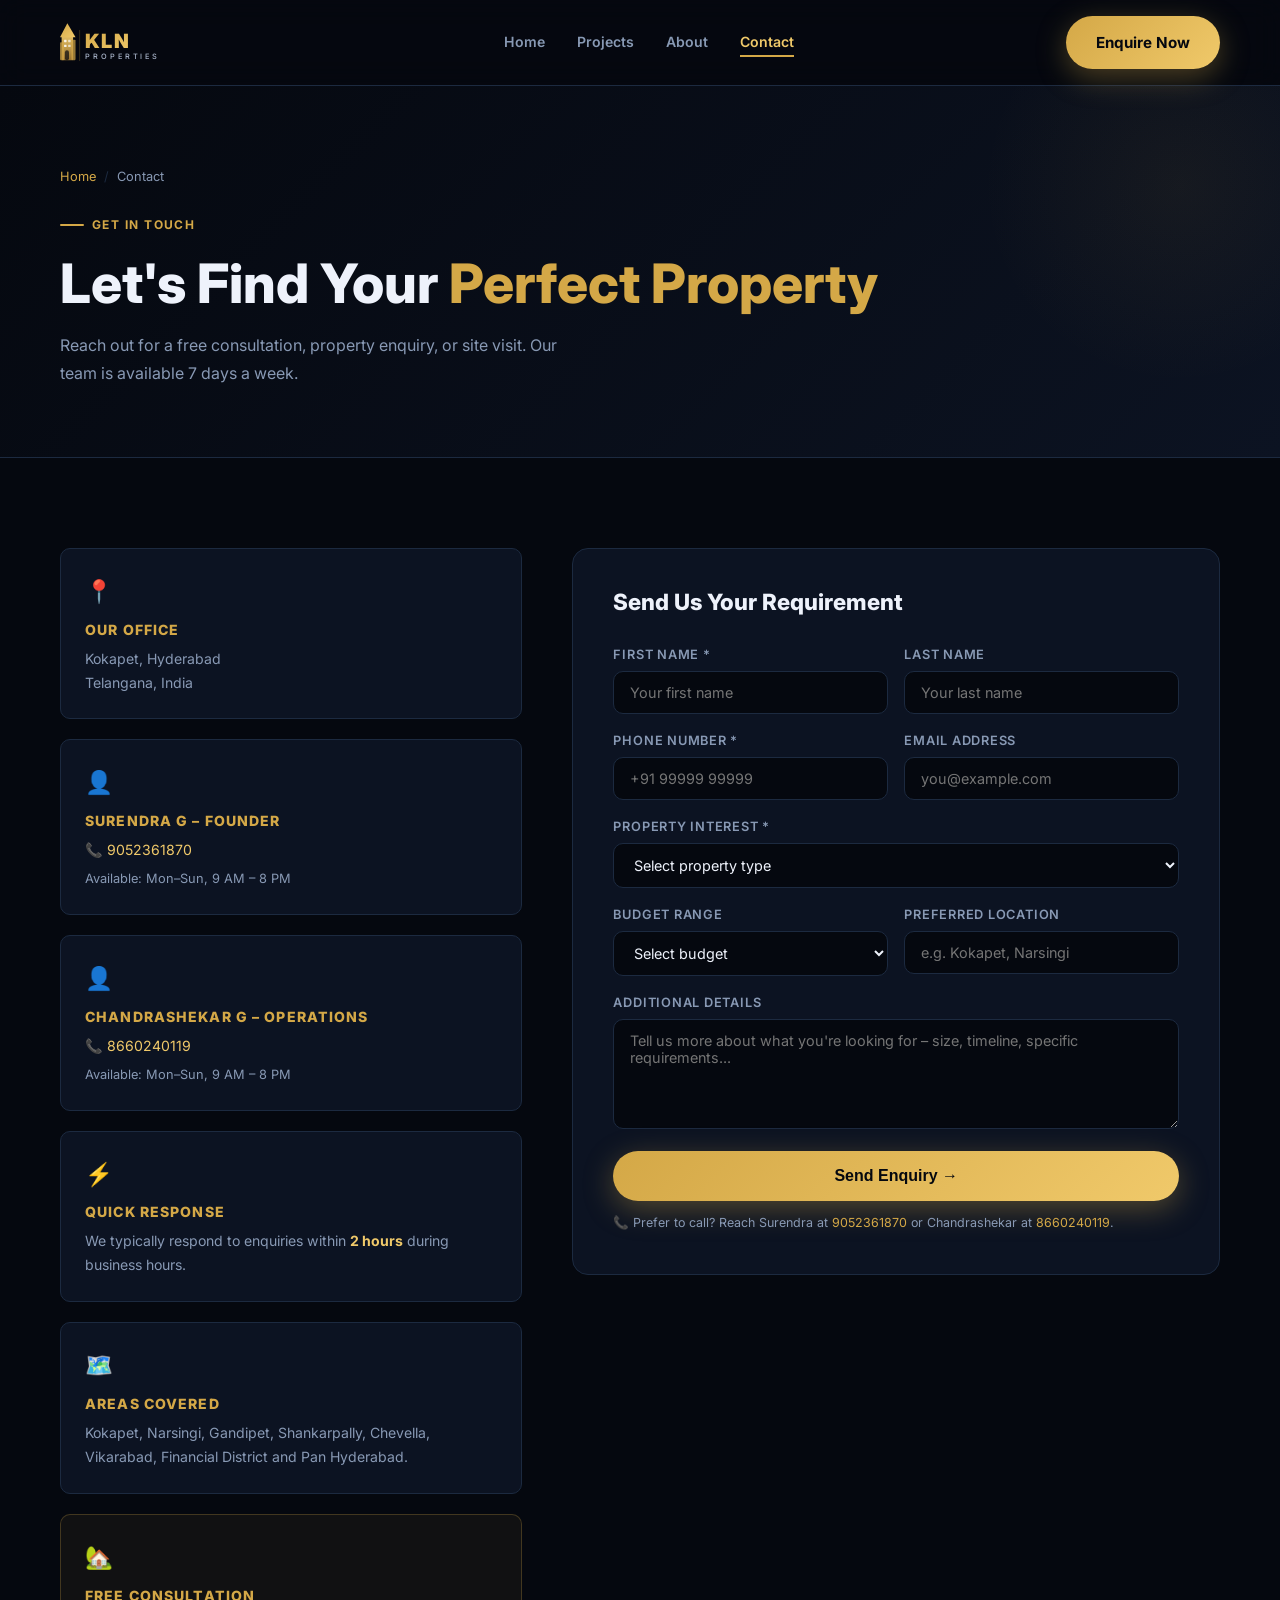
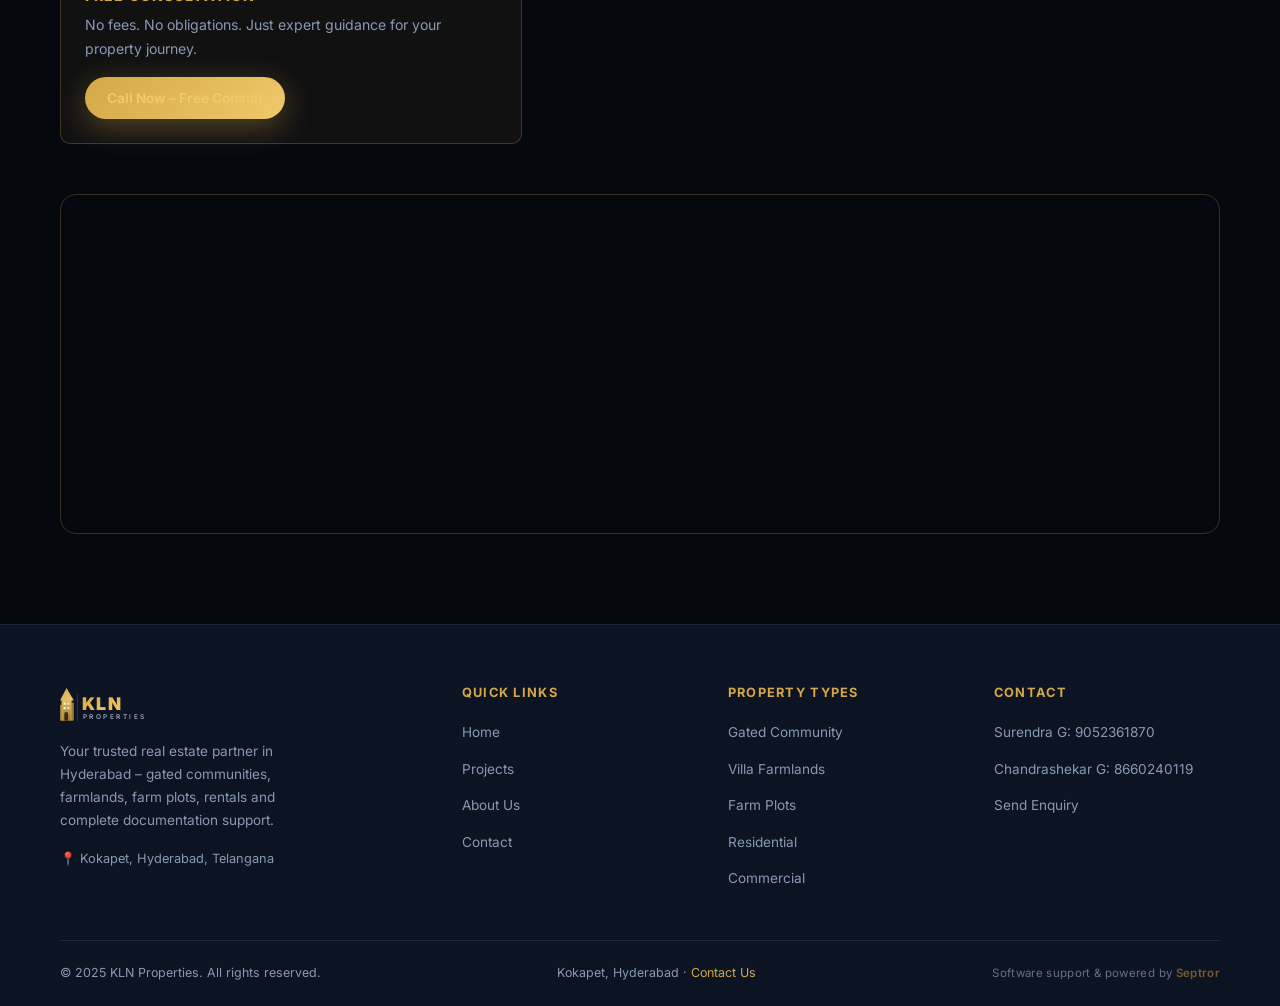
<file: contact.html>
﻿<!DOCTYPE html>
<html lang="en">
<head>
  <meta charset="UTF-8" />
  <meta name="viewport" content="width=device-width, initial-scale=1.0" />
  <title>Contact KLN Properties – Hyderabad Real Estate</title>
  <meta name="description" content="Contact KLN Properties for property enquiries, site visits, and free consultations. Kokapet, Hyderabad. Surendra G: 9052361870 | Chandrashekar G: 8660240119" />
  <link rel="preconnect" href="https://fonts.googleapis.com" />
  <link rel="preconnect" href="https://fonts.gstatic.com" crossorigin />
  <link href="https://fonts.googleapis.com/css2?family=Inter:wght@400;500;600;700;800;900&display=swap" rel="stylesheet" />
  <link rel="stylesheet" href="styles.css" />
</head>
<body>

  <!-- ── Header ──────────────────────────────────────────── -->
  <header class="header">
    <div class="container nav">
      <a href="index.html" class="logo" aria-label="KLN Properties Home">
        <svg xmlns="http://www.w3.org/2000/svg" viewBox="0 0 220 52" width="180" height="46" aria-hidden="true" focusable="false" style="display:block">
          <defs>
            <linearGradient id="gG" x1="0%" y1="0%" x2="100%" y2="100%"><stop offset="0%" stop-color="#d4a847"/><stop offset="100%" stop-color="#f0c96a"/></linearGradient>
            <linearGradient id="bG" x1="0%" y1="0%" x2="0%" y2="100%"><stop offset="0%" stop-color="#f0c96a"/><stop offset="100%" stop-color="#a07830"/></linearGradient>
          </defs>
          <rect x="2" y="17" width="14" height="30" rx="1.5" fill="url(#bG)" opacity=".95"/>
          <rect x="0" y="25" width="5" height="22" rx="1" fill="#d4a847" opacity=".7"/>
          <rect x="14" y="22" width="5" height="25" rx="1" fill="#d4a847" opacity=".7"/>
          <polygon points="9,2 0,19 19,19" fill="url(#gG)"/>
          <rect x="5" y="22" width="3" height="3" rx=".4" fill="#fff" opacity=".85"/>
          <rect x="10" y="22" width="3" height="3" rx=".4" fill="#fff" opacity=".65"/>
          <rect x="5" y="28" width="3" height="3" rx=".4" fill="#fff" opacity=".85"/>
          <rect x="10" y="28" width="3" height="3" rx=".4" fill="#fff" opacity=".65"/>
          <rect x="6" y="35" width="5" height="12" rx="2.5" fill="#05080f" opacity=".7"/>
          <line x1="0" y1="47.5" x2="20" y2="47.5" stroke="url(#gG)" stroke-width="1.5"/>
          <line x1="24" y1="10" x2="24" y2="48" stroke="#d4a847" stroke-width=".8" opacity=".35"/>
          <text x="30" y="32" font-family="Inter,Segoe UI,Arial,sans-serif" font-weight="900" font-size="24" letter-spacing="2" fill="url(#gG)">KLN</text>
          <text x="31" y="45" font-family="Inter,Segoe UI,Arial,sans-serif" font-weight="500" font-size="9" letter-spacing="3.5" fill="#c5d0e8" opacity=".88">PROPERTIES</text>
        </svg>
      </a>
      <button id="menu-btn" class="menu-btn" aria-label="Toggle menu">
        <span></span><span></span><span></span>
      </button>
      <nav id="nav-links" class="nav-links">
        <a href="index.html">Home</a>
        <a href="projects.html">Projects</a>
        <a href="about.html">About</a>
        <a href="contact.html" class="active">Contact</a>
      </nav>
      <a href="#inquiry-form" class="btn btn-gold nav-cta">Enquire Now</a>
    </div>
  </header>

  <!-- ── Page Hero ────────────────────────────────────────── -->
  <div class="page-hero">
    <div class="container">
      <div class="breadcrumb"><a href="index.html">Home</a><span>/</span>Contact</div>
      <div class="label">Get in Touch</div>
      <h1>Let's Find Your <span style="color:var(--gold)">Perfect Property</span></h1>
      <p>Reach out for a free consultation, property enquiry, or site visit. Our team is available 7 days a week.</p>
    </div>
  </div>

  <!-- ── Contact Section ──────────────────────────────────── -->
  <section class="section" id="inquiry-form">
    <div class="container">
      <div class="contact-layout">

        <!-- Left: Info Cards -->
        <div class="contact-info">

          <div class="info-card">
            <div class="icon">📍</div>
            <h4>Our Office</h4>
            <p>Kokapet, Hyderabad<br/>Telangana, India</p>
          </div>

          <div class="info-card">
            <div class="icon">👤</div>
            <h4>Surendra G – Founder</h4>
            <p><a href="tel:+919052361870">📞 9052361870</a></p>
            <p style="margin-top:6px; font-size:.8rem;">Available: Mon–Sun, 9 AM – 8 PM</p>
          </div>

          <div class="info-card">
            <div class="icon">👤</div>
            <h4>Chandrashekar G – Operations</h4>
            <p><a href="tel:+918660240119">📞 8660240119</a></p>
            <p style="margin-top:6px; font-size:.8rem;">Available: Mon–Sun, 9 AM – 8 PM</p>
          </div>

          <div class="info-card">
            <div class="icon">⚡</div>
            <h4>Quick Response</h4>
            <p>We typically respond to enquiries within <strong style="color:var(--gold-light)">2 hours</strong> during business hours.</p>
          </div>

          <div class="info-card">
            <div class="icon">🗺️</div>
            <h4>Areas Covered</h4>
            <p>Kokapet, Narsingi, Gandipet, Shankarpally, Chevella, Vikarabad, Financial District and Pan Hyderabad.</p>
          </div>

          <div class="info-card" style="background:rgba(212,168,71,0.06); border-color: var(--border-gold);">
            <div class="icon">🏡</div>
            <h4>Free Consultation</h4>
            <p>No fees. No obligations. Just expert guidance for your property journey.</p>
            <a href="tel:+919052361870" class="btn btn-gold" style="margin-top:16px; font-size:.85rem; padding:10px 22px;">Call Now – Free Consult</a>
          </div>

        </div>

        <!-- Right: Form -->
        <div class="contact-form-wrap">
          <h3>Send Us Your Requirement</h3>
          <form id="contactForm" action="https://api.web3forms.com/submit" method="POST" novalidate>
            <!-- Web3Forms config -->
            <input type="hidden" name="access_key" value="d93b9c5b-9f79-429e-9367-d74d865a26f0" />
            <input type="hidden" name="to" value="septronr@gmail.com,peterin2224@gmail.com" />
            <input type="hidden" name="subject" value="New Property Enquiry – KLN Properties" />
            <input type="hidden" name="from_name" value="KLN Properties Website" />
            <input type="hidden" name="replyto" id="replytoField" value="" />
            <input type="checkbox" name="botcheck" style="display:none" tabindex="-1" autocomplete="off" />
            <div class="form-grid">
              <div class="form-group">
                <label for="fname">First Name *</label>
                <input type="text" id="fname" name="fname" placeholder="Your first name" required />
              </div>
              <div class="form-group">
                <label for="lname">Last Name</label>
                <input type="text" id="lname" name="lname" placeholder="Your last name" />
              </div>
              <div class="form-group">
                <label for="phone">Phone Number *</label>
                <input type="tel" id="phone" name="phone" placeholder="+91 99999 99999" required />
              </div>
              <div class="form-group">
                <label for="email">Email Address</label>
                <input type="email" id="email" name="email" placeholder="you@example.com" />
              </div>
              <div class="form-group full">
                <label for="proptype">Property Interest *</label>
                <select id="proptype" name="proptype" required>
                  <option value="" disabled selected>Select property type</option>
                  <option value="gated">Gated Community Plot</option>
                  <option value="farmland">Villa Farmland</option>
                  <option value="farmplot">Farm Plot</option>
                  <option value="residential-buy">Residential – Buy</option>
                  <option value="residential-rent">Residential – Rent</option>
                  <option value="commercial-buy">Commercial – Buy</option>
                  <option value="commercial-rent">Commercial – Rent</option>
                  <option value="landlord">Landlord / Property Management</option>
                  <option value="documentation">Documentation Support</option>
                  <option value="other">Other</option>
                </select>
              </div>
              <div class="form-group">
                <label for="budget">Budget Range</label>
                <select id="budget" name="budget">
                  <option value="" disabled selected>Select budget</option>
                  <option value="below10l">Below ₹10 Lakhs</option>
                  <option value="10-30l">₹10 – 30 Lakhs</option>
                  <option value="30-60l">₹30 – 60 Lakhs</option>
                  <option value="60l-1cr">₹60 L – 1 Crore</option>
                  <option value="1-3cr">₹1 – 3 Crore</option>
                  <option value="above3cr">Above ₹3 Crore</option>
                </select>
              </div>
              <div class="form-group">
                <label for="location">Preferred Location</label>
                <input type="text" id="location" name="location" placeholder="e.g. Kokapet, Narsingi" />
              </div>
              <div class="form-group full">
                <label for="message">Additional Details</label>
                <textarea id="message" name="message" placeholder="Tell us more about what you're looking for – size, timeline, specific requirements..."></textarea>
              </div>
            </div>
            <div style="margin-top:22px;">
              <button type="submit" class="btn btn-gold" style="width:100%; justify-content:center; font-size:1rem; padding:16px;">
                Send Enquiry →
              </button>
            </div>
            <p class="form-note">📞 Prefer to call? Reach Surendra at <a href="tel:+919052361870" style="color:var(--gold);">9052361870</a> or Chandrashekar at <a href="tel:+918660240119" style="color:var(--gold);">8660240119</a>.</p>
          </form>

          <div class="form-success" id="formSuccess">
            <div class="icon">✅</div>
            <h3 style="color:var(--gold-light); margin-bottom:10px;">Enquiry Received!</h3>
            <p style="color:var(--muted);">Thank you! Our team will contact you within 2 hours.</p>
            <p style="margin-top:8px; color:var(--muted); font-size:.88rem;">For immediate assistance, call <a href="tel:+919052361870" style="color:var(--gold);">9052361870</a>.</p>
          </div>
        </div>
      </div>

      <!-- Map -->
      <div class="map-wrap">
        <iframe
          src="https://www.google.com/maps/embed?pb=!1m18!1m12!1m3!1d30458.08!2d78.3273!3d17.4145!2m3!1f0!2f0!3f0!3m2!1i1024!2i768!4f13.1!3m3!1m2!1s0x3bcb93fecd680be5%3A0x4a3b5ec5e4d25e8a!2sKokapet%2C+Hyderabad%2C+Telangana!5e0!3m2!1sen!2sin!4v1717000000000"
          allowfullscreen=""
          loading="lazy"
          referrerpolicy="no-referrer-when-downgrade"
          title="KLN Properties – Kokapet, Hyderabad">
        </iframe>
      </div>
    </div>
  </section>

  <!-- ── Footer ───────────────────────────────────────────── -->
  <footer class="footer">
    <div class="container">
      <div class="footer-grid">
        <div class="footer-brand">
          <a href="index.html" class="logo" aria-label="KLN Properties Home">
        <svg xmlns="http://www.w3.org/2000/svg" viewBox="0 0 220 52" width="180" height="46" aria-hidden="true" focusable="false" style="display:block">
          <defs>
            <linearGradient id="gG" x1="0%" y1="0%" x2="100%" y2="100%"><stop offset="0%" stop-color="#d4a847"/><stop offset="100%" stop-color="#f0c96a"/></linearGradient>
            <linearGradient id="bG" x1="0%" y1="0%" x2="0%" y2="100%"><stop offset="0%" stop-color="#f0c96a"/><stop offset="100%" stop-color="#a07830"/></linearGradient>
          </defs>
          <rect x="2" y="17" width="14" height="30" rx="1.5" fill="url(#bG)" opacity=".95"/>
          <rect x="0" y="25" width="5" height="22" rx="1" fill="#d4a847" opacity=".7"/>
          <rect x="14" y="22" width="5" height="25" rx="1" fill="#d4a847" opacity=".7"/>
          <polygon points="9,2 0,19 19,19" fill="url(#gG)"/>
          <rect x="5" y="22" width="3" height="3" rx=".4" fill="#fff" opacity=".85"/>
          <rect x="10" y="22" width="3" height="3" rx=".4" fill="#fff" opacity=".65"/>
          <rect x="5" y="28" width="3" height="3" rx=".4" fill="#fff" opacity=".85"/>
          <rect x="10" y="28" width="3" height="3" rx=".4" fill="#fff" opacity=".65"/>
          <rect x="6" y="35" width="5" height="12" rx="2.5" fill="#05080f" opacity=".7"/>
          <line x1="0" y1="47.5" x2="20" y2="47.5" stroke="url(#gG)" stroke-width="1.5"/>
          <line x1="24" y1="10" x2="24" y2="48" stroke="#d4a847" stroke-width=".8" opacity=".35"/>
          <text x="30" y="32" font-family="Inter,Segoe UI,Arial,sans-serif" font-weight="900" font-size="24" letter-spacing="2" fill="url(#gG)">KLN</text>
          <text x="31" y="45" font-family="Inter,Segoe UI,Arial,sans-serif" font-weight="500" font-size="9" letter-spacing="3.5" fill="#c5d0e8" opacity=".88">PROPERTIES</text>
        </svg>
      </a>
          <p>Your trusted real estate partner in Hyderabad – gated communities, farmlands, farm plots, rentals and complete documentation support.</p>
          <p class="mt-16" style="font-size:.8rem; color:var(--muted);">📍 Kokapet, Hyderabad, Telangana</p>
        </div>
        <div class="footer-col">
          <h4>Quick Links</h4>
          <ul>
            <li><a href="index.html">Home</a></li>
            <li><a href="projects.html">Projects</a></li>
            <li><a href="about.html">About Us</a></li>
            <li><a href="contact.html">Contact</a></li>
          </ul>
        </div>
        <div class="footer-col">
          <h4>Property Types</h4>
          <ul>
            <li><a href="projects.html">Gated Community</a></li>
            <li><a href="projects.html">Villa Farmlands</a></li>
            <li><a href="projects.html">Farm Plots</a></li>
            <li><a href="projects.html">Residential</a></li>
            <li><a href="projects.html">Commercial</a></li>
          </ul>
        </div>
        <div class="footer-col">
          <h4>Contact</h4>
          <ul>
            <li><a href="tel:+919052361870">Surendra G: 9052361870</a></li>
            <li><a href="tel:+918660240119">Chandrashekar G: 8660240119</a></li>
            <li><a href="contact.html">Send Enquiry</a></li>
          </ul>
        </div>
      </div>
      <div class="footer-bottom">
        <p>© 2025 KLN Properties. All rights reserved.</p>
        <p>Kokapet, Hyderabad · <a href="contact.html">Contact Us</a></p>
        <p class="footer-septror">Software support &amp; powered by <a href="https://www.septronr.com" target="_blank" rel="noopener">Septror</a></p>
      </div>
    </div>
  </footer>

  <button id="scrollTop" aria-label="Scroll to top">↑</button>
  <script src="main.js"></script>
</body>
</html>
</file>
<file: styles.css>
/* =========================================================
   GKS Properties – Futuristic Luxury Real Estate Theme
   Color: Deep navy + gold + warm white
   ========================================================= */

:root {
  --bg:           #05080f;
  --surface:      #0c1322;
  --surface-2:    #111927;
  --text:         #eef2fb;
  --muted:        #8899b4;
  --gold:         #d4a847;
  --gold-light:   #f0c96a;
  --gold-dim:     #a07830;
  --accent:       #3b82f6;
  --border:       #1c2a40;
  --border-gold:  rgba(212,168,71,0.25);
  --radius:       16px;
  --radius-sm:    10px;
  --shadow:       0 20px 50px rgba(0,0,0,0.6);
  --glow:         0 0 40px rgba(212,168,71,0.12);
}

/* ─── Reset ─────────────────────────────────────────────── */
*, *::before, *::after { box-sizing: border-box; }
html { scroll-behavior: smooth; }
body {
  margin: 0; padding: 0;
  font-family: 'Inter', 'Segoe UI', Arial, sans-serif;
  background: var(--bg);
  color: var(--text);
  line-height: 1.65;
  overflow-x: hidden;
}
a { text-decoration: none; color: inherit; }
img { max-width: 100%; display: block; }
ul { list-style: none; margin: 0; padding: 0; }
button { cursor: pointer; border: none; background: none; }

/* ─── Typography ─────────────────────────────────────────── */
h1,h2,h3,h4 { margin: 0; font-weight: 800; line-height: 1.2; }
h1 { font-size: clamp(2rem, 5vw, 3.4rem); }
h2 { font-size: clamp(1.6rem, 3.5vw, 2.5rem); }
h3 { font-size: clamp(1.1rem, 2.5vw, 1.4rem); }
p  { margin: 0; }

/* ─── Layout ─────────────────────────────────────────────── */
.container {
  width: min(1160px, 92%);
  margin: 0 auto;
}
.section {
  padding: 90px 0;
}
.section-sm { padding: 60px 0; }

/* ─── Section Label ──────────────────────────────────────── */
.label {
  display: inline-flex;
  align-items: center;
  gap: 8px;
  font-size: .75rem;
  font-weight: 700;
  letter-spacing: .12em;
  text-transform: uppercase;
  color: var(--gold);
  margin-bottom: 16px;
}
.label::before {
  content: '';
  display: block;
  width: 24px; height: 2px;
  background: var(--gold);
  border-radius: 2px;
}

/* ─── Buttons ────────────────────────────────────────────── */
.btn {
  display: inline-flex;
  align-items: center;
  gap: 8px;
  padding: 14px 30px;
  border-radius: 50px;
  font-weight: 700;
  font-size: .95rem;
  transition: all .25s;
  white-space: nowrap;
}
.btn-gold {
  background: linear-gradient(135deg, var(--gold), var(--gold-light));
  color: #05080f;
  box-shadow: 0 8px 30px rgba(212,168,71,0.35);
}
.btn-gold:hover {
  transform: translateY(-2px);
  box-shadow: 0 14px 40px rgba(212,168,71,0.5);
}
.btn-outline {
  border: 1.5px solid var(--border-gold);
  color: var(--gold-light);
  background: transparent;
}
.btn-outline:hover {
  background: rgba(212,168,71,0.08);
  border-color: var(--gold);
}

/* ─── Header / Nav ───────────────────────────────────────── */
.header {
  position: sticky;
  top: 0;
  z-index: 100;
  background: rgba(5,8,15,0.80);
  backdrop-filter: blur(14px);
  -webkit-backdrop-filter: blur(14px);
  border-bottom: 1px solid var(--border);
}
.nav {
  display: flex;
  align-items: center;
  justify-content: space-between;
  gap: 12px;
  padding: 16px 0;
}
.logo {
  display: inline-flex;
  align-items: center;
  line-height: 1;
  flex-shrink: 0;
  transition: opacity .2s;
}
.logo:hover { opacity: .85; }
.nav-links {
  display: flex;
  align-items: center;
  gap: 32px;
}
.nav-links a {
  font-size: .88rem;
  font-weight: 600;
  color: var(--muted);
  transition: color .2s;
  position: relative;
  padding-bottom: 2px;
}
.nav-links a::after {
  content: '';
  position: absolute;
  bottom: -2px; left: 0;
  width: 0; height: 2px;
  background: var(--gold);
  transition: width .25s;
}
.nav-links a:hover,
.nav-links a.active { color: var(--gold-light); }
.nav-links a:hover::after,
.nav-links a.active::after { width: 100%; }

.nav-cta { margin-left: 8px; }

.menu-btn {
  display: none;
  flex-direction: column;
  gap: 5px;
  padding: 6px;
}
.menu-btn span {
  display: block;
  width: 24px; height: 2px;
  background: var(--text);
  border-radius: 2px;
  transition: transform .3s, opacity .3s;
}
.menu-btn.open span:nth-child(1) { transform: translateY(7px) rotate(45deg); }
.menu-btn.open span:nth-child(2) { opacity: 0; }
.menu-btn.open span:nth-child(3) { transform: translateY(-7px) rotate(-45deg); }

/* ─── Hero ───────────────────────────────────────────────── */
.hero {
  position: relative;
  min-height: 100svh;
  display: flex;
  align-items: center;
  overflow: hidden;
}
.hero-bg {
  position: absolute;
  inset: 0;
  z-index: 0;
}
.hero-slide {
  position: absolute;
  inset: 0;
  background-size: cover;
  background-position: center;
  opacity: 0;
  transition: opacity 1.4s ease;
}
.hero-slide.active { opacity: 1; }
.hero-slide-1 { background-image: url('https://images.unsplash.com/photo-1613490493576-7fde63acd811?w=1600&q=80'); }
.hero-slide-2 { background-image: url('https://images.unsplash.com/photo-1582268611958-ebfd161ef9cf?w=1600&q=80'); }
.hero-slide-3 { background-image: url('https://images.unsplash.com/photo-1560518883-ce09059eeffa?w=1600&q=80'); }

.hero-overlay {
  position: absolute;
  inset: 0;
  background: linear-gradient(120deg, rgba(5,8,15,0.88) 45%, rgba(5,8,15,0.55) 100%);
}
.hero-content {
  position: relative;
  z-index: 2;
  max-width: 680px;
  padding: 60px 0;
}
.hero-tag {
  display: inline-flex;
  align-items: center;
  gap: 8px;
  background: rgba(212,168,71,0.12);
  border: 1px solid var(--border-gold);
  color: var(--gold-light);
  font-size: .78rem;
  font-weight: 700;
  letter-spacing: .1em;
  text-transform: uppercase;
  padding: 6px 16px;
  border-radius: 50px;
  margin-bottom: 24px;
}
.hero-tag::before {
  content: '●';
  font-size: .5rem;
  color: var(--gold);
  animation: pulse 1.8s infinite;
}
@keyframes pulse {
  0%,100% { opacity: 1; }
  50%      { opacity: .3; }
}
.hero h1 { color: #fff; margin-bottom: 20px; }
.hero h1 em {
  font-style: normal;
  background: linear-gradient(90deg, var(--gold), var(--gold-light));
  -webkit-background-clip: text;
  -webkit-text-fill-color: transparent;
  background-clip: text;
}
.hero-sub {
  font-size: 1.05rem;
  color: #c5d0e8;
  margin-bottom: 36px;
  max-width: 520px;
  line-height: 1.7;
}
.hero-actions { display: flex; gap: 14px; flex-wrap: wrap; }

.hero-badges {
  position: relative;
  z-index: 2;
  display: flex;
  gap: 20px;
  margin-top: 50px;
  flex-wrap: wrap;
}
.hero-badge {
  background: rgba(12,19,34,0.75);
  border: 1px solid var(--border-gold);
  border-radius: var(--radius-sm);
  padding: 14px 22px;
  text-align: center;
  backdrop-filter: blur(8px);
}
.hero-badge strong {
  display: block;
  font-size: 1.5rem;
  font-weight: 800;
  color: var(--gold-light);
}
.hero-badge span {
  font-size: .75rem;
  color: var(--muted);
  text-transform: uppercase;
  letter-spacing: .06em;
}

/* ─── Marquee ────────────────────────────────────────────── */
.marquee-bar {
  background: var(--surface);
  border-top: 1px solid var(--border-gold);
  border-bottom: 1px solid var(--border-gold);
  overflow: hidden;
  padding: 14px 0;
}
.marquee-track {
  display: flex;
  gap: 0;
  animation: marquee 28s linear infinite;
  white-space: nowrap;
}
.marquee-track:hover { animation-play-state: paused; }
.marquee-item {
  flex-shrink: 0;
  padding: 0 36px;
  font-size: .82rem;
  font-weight: 600;
  color: var(--muted);
  letter-spacing: .06em;
  text-transform: uppercase;
}
.marquee-item .dot {
  color: var(--gold);
  margin-right: 36px;
}
@keyframes marquee {
  from { transform: translateX(0); }
  to   { transform: translateX(-50%); }
}

/* ─── Stats Grid ─────────────────────────────────────────── */
.stats-grid {
  display: grid;
  grid-template-columns: repeat(auto-fit, minmax(180px, 1fr));
  gap: 24px;
}
.stat-card {
  background: var(--surface);
  border: 1px solid var(--border);
  border-radius: var(--radius);
  padding: 36px 28px;
  text-align: center;
  position: relative;
  overflow: hidden;
  transition: border-color .3s, box-shadow .3s;
}
.stat-card::before {
  content: '';
  position: absolute;
  top: 0; left: 50%;
  transform: translateX(-50%);
  width: 60%; height: 2px;
  background: linear-gradient(90deg, transparent, var(--gold), transparent);
  opacity: 0;
  transition: opacity .3s;
}
.stat-card:hover { border-color: var(--border-gold); box-shadow: var(--glow); }
.stat-card:hover::before { opacity: 1; }
.stat-num {
  font-size: 2.6rem;
  font-weight: 900;
  color: var(--gold-light);
  line-height: 1;
  margin-bottom: 8px;
}
.stat-label {
  font-size: .82rem;
  color: var(--muted);
  text-transform: uppercase;
  letter-spacing: .08em;
}

/* ─── Services ───────────────────────────────────────────── */
.services-grid {
  display: grid;
  grid-template-columns: repeat(auto-fit, minmax(260px, 1fr));
  gap: 24px;
}
.service-card {
  background: var(--surface);
  border: 1px solid var(--border);
  border-radius: var(--radius);
  padding: 36px 30px;
  transition: border-color .3s, transform .3s, box-shadow .3s;
}
.service-card:hover {
  border-color: var(--border-gold);
  transform: translateY(-6px);
  box-shadow: var(--glow);
}
.service-icon {
  width: 52px; height: 52px;
  border-radius: 14px;
  background: rgba(212,168,71,0.1);
  border: 1px solid var(--border-gold);
  display: flex;
  align-items: center;
  justify-content: center;
  font-size: 1.4rem;
  margin-bottom: 20px;
}
.service-card h3 { margin-bottom: 10px; font-size: 1.05rem; }
.service-card p { font-size: .9rem; color: var(--muted); line-height: 1.65; }

/* ─── Section Header ─────────────────────────────────────── */
.section-hd { margin-bottom: 52px; }
.section-hd h2 { margin-bottom: 14px; }
.section-hd p { color: var(--muted); max-width: 540px; font-size: .95rem; line-height: 1.7; }
.section-hd.center { text-align: center; }
.section-hd.center p { margin: 0 auto; }

/* ─── Projects Grid ──────────────────────────────────────── */
.projects-grid {
  display: grid;
  grid-template-columns: repeat(auto-fill, minmax(320px, 1fr));
  gap: 28px;
}
.project-card {
  background: var(--surface);
  border: 1px solid var(--border);
  border-radius: var(--radius);
  overflow: hidden;
  transition: border-color .3s, transform .3s, box-shadow .3s;
}
.project-card:hover {
  border-color: var(--border-gold);
  transform: translateY(-8px);
  box-shadow: var(--glow);
}
.project-img {
  aspect-ratio: 16/10;
  overflow: hidden;
  position: relative;
}
.project-img img {
  width: 100%; height: 100%;
  object-fit: cover;
  transition: transform .5s;
}
.project-card:hover .project-img img { transform: scale(1.07); }
.project-badge {
  position: absolute;
  top: 14px; left: 14px;
  padding: 4px 12px;
  border-radius: 50px;
  font-size: .7rem;
  font-weight: 700;
  letter-spacing: .06em;
  text-transform: uppercase;
}
.badge-sale   { background: rgba(212,168,71,0.9); color: #000; }
.badge-rent   { background: rgba(59,130,246,0.85); color: #fff; }
.badge-new    { background: rgba(34,197,94,0.85); color: #fff; }
.badge-sold   { background: rgba(100,116,139,0.85); color: #fff; }

.project-body { padding: 22px 22px 26px; }
.project-type {
  font-size: .72rem;
  font-weight: 700;
  color: var(--gold);
  letter-spacing: .1em;
  text-transform: uppercase;
  margin-bottom: 8px;
}
.project-card h3 { font-size: 1.05rem; margin-bottom: 8px; }
.project-loc {
  font-size: .82rem;
  color: var(--muted);
  margin-bottom: 16px;
  display: flex;
  align-items: center;
  gap: 4px;
}
.project-meta {
  display: flex;
  gap: 16px;
  padding-top: 16px;
  border-top: 1px solid var(--border);
  flex-wrap: wrap;
}
.project-meta span {
  font-size: .8rem;
  color: var(--muted);
}
.project-meta strong { color: var(--gold-light); font-weight: 700; }
.project-price {
  font-size: 1.1rem;
  font-weight: 800;
  color: var(--gold-light);
  margin-top: 14px;
}

/* ─── Why Us ─────────────────────────────────────────────── */
.why-grid {
  display: grid;
  grid-template-columns: 1fr 1fr;
  gap: 60px;
  align-items: center;
}
.why-img-wrap {
  position: relative;
  border-radius: var(--radius);
  overflow: hidden;
}
.why-img-wrap img {
  width: 100%; height: 480px;
  object-fit: cover;
  border-radius: var(--radius);
  border: 1px solid var(--border-gold);
}
.why-glow {
  position: absolute;
  inset: 0;
  border-radius: var(--radius);
  background: linear-gradient(180deg, transparent 40%, rgba(212,168,71,0.15) 100%);
  pointer-events: none;
}
.why-list { display: flex; flex-direction: column; gap: 18px; margin-top: 28px; }
.why-item {
  display: flex;
  gap: 16px;
  align-items: flex-start;
  background: var(--surface);
  border: 1px solid var(--border);
  border-radius: var(--radius-sm);
  padding: 18px 20px;
  transition: border-color .3s;
}
.why-item:hover { border-color: var(--border-gold); }
.why-icon {
  flex-shrink: 0;
  width: 40px; height: 40px;
  border-radius: 10px;
  background: rgba(212,168,71,0.1);
  border: 1px solid var(--border-gold);
  display: flex; align-items: center; justify-content: center;
  font-size: 1.1rem;
}
.why-text h4 { font-size: .92rem; margin-bottom: 4px; }
.why-text p  { font-size: .82rem; color: var(--muted); }

/* ─── Process ────────────────────────────────────────────── */
.process-grid {
  display: grid;
  grid-template-columns: repeat(auto-fit, minmax(200px, 1fr));
  gap: 24px;
  position: relative;
}
.process-grid::before {
  content: '';
  position: absolute;
  top: 36px; left: 0; right: 0;
  height: 1px;
  background: linear-gradient(90deg, transparent, var(--border-gold), transparent);
}
.process-step {
  text-align: center;
  padding: 0 12px;
  position: relative;
}
.step-num {
  width: 72px; height: 72px;
  border-radius: 50%;
  background: var(--surface);
  border: 2px solid var(--border-gold);
  display: flex; align-items: center; justify-content: center;
  font-size: 1.3rem;
  font-weight: 900;
  color: var(--gold);
  margin: 0 auto 20px;
  position: relative;
  z-index: 1;
  transition: background .3s, box-shadow .3s;
}
.process-step:hover .step-num {
  background: rgba(212,168,71,0.12);
  box-shadow: 0 0 24px rgba(212,168,71,0.3);
}
.process-step h4 { font-size: .95rem; margin-bottom: 8px; }
.process-step p  { font-size: .82rem; color: var(--muted); line-height: 1.6; }

/* ─── Testimonials ───────────────────────────────────────── */
.testimonials-grid {
  display: grid;
  grid-template-columns: repeat(auto-fit, minmax(300px, 1fr));
  gap: 24px;
}
.testi-card {
  background: var(--surface);
  border: 1px solid var(--border);
  border-radius: var(--radius);
  padding: 30px;
  transition: border-color .3s, box-shadow .3s;
}
.testi-card:hover { border-color: var(--border-gold); box-shadow: var(--glow); }
.stars { color: var(--gold); font-size: .9rem; margin-bottom: 14px; letter-spacing: 2px; }
.testi-text {
  font-size: .9rem;
  color: #c5d0e8;
  line-height: 1.7;
  margin-bottom: 20px;
  font-style: italic;
}
.testi-author { display: flex; align-items: center; gap: 12px; }
.testi-avatar {
  width: 42px; height: 42px;
  border-radius: 50%;
  background: linear-gradient(135deg, var(--gold-dim), var(--gold));
  display: flex; align-items: center; justify-content: center;
  font-size: 1rem; font-weight: 800; color: #05080f;
  flex-shrink: 0;
}
.testi-info strong { display: block; font-size: .88rem; color: var(--text); }
.testi-info span   { font-size: .78rem; color: var(--muted); }

/* ─── CTA Banner ─────────────────────────────────────────── */
.cta-banner {
  background: linear-gradient(120deg, rgba(12,19,34,1) 0%, rgba(20,14,5,1) 100%);
  border: 1px solid var(--border-gold);
  border-radius: 24px;
  padding: 60px 50px;
  display: flex;
  align-items: center;
  justify-content: space-between;
  gap: 32px;
  flex-wrap: wrap;
  position: relative;
  overflow: hidden;
}
.cta-banner::before {
  content: '';
  position: absolute;
  top: -60px; right: -60px;
  width: 300px; height: 300px;
  border-radius: 50%;
  background: radial-gradient(circle, rgba(212,168,71,0.12) 0%, transparent 70%);
  pointer-events: none;
}
.cta-text h2 { margin-bottom: 12px; }
.cta-text p  { color: var(--muted); max-width: 440px; }
.cta-actions { display: flex; gap: 14px; flex-wrap: wrap; }

/* ─── Page Hero (inner pages) ───────────────────────────── */
.page-hero {
  padding: 80px 0 70px;
  background: linear-gradient(135deg, #05080f 0%, #0c1322 100%);
  border-bottom: 1px solid var(--border);
  position: relative;
  overflow: hidden;
}
.page-hero::before {
  content: '';
  position: absolute;
  top: -100px; right: -100px;
  width: 400px; height: 400px;
  border-radius: 50%;
  background: radial-gradient(circle, rgba(212,168,71,0.06) 0%, transparent 70%);
}
.page-hero h1 { margin-bottom: 16px; }
.page-hero p  { color: var(--muted); font-size: 1rem; max-width: 520px; line-height: 1.7; }
.breadcrumb {
  display: flex;
  align-items: center;
  gap: 8px;
  font-size: .8rem;
  color: var(--muted);
  margin-bottom: 20px;
}
.breadcrumb a { color: var(--gold); }
.breadcrumb span { color: var(--border); }

/* ─── Filters ────────────────────────────────────────────── */
.filter-bar {
  display: flex;
  gap: 10px;
  flex-wrap: wrap;
  margin-bottom: 36px;
}
.filter-btn {
  padding: 8px 20px;
  border-radius: 50px;
  font-size: .82rem;
  font-weight: 600;
  border: 1.5px solid var(--border);
  color: var(--muted);
  background: var(--surface);
  transition: all .2s;
}
.filter-btn:hover, .filter-btn.active {
  border-color: var(--gold);
  color: var(--gold-light);
  background: rgba(212,168,71,0.08);
}

/* ─── About / Team ───────────────────────────────────────── */
.team-grid {
  display: grid;
  grid-template-columns: repeat(auto-fit, minmax(260px, 1fr));
  gap: 28px;
}
.team-card {
  background: var(--surface);
  border: 1px solid var(--border);
  border-radius: var(--radius);
  padding: 36px 28px;
  text-align: center;
  transition: border-color .3s, box-shadow .3s, transform .3s;
}
.team-card:hover {
  border-color: var(--border-gold);
  box-shadow: var(--glow);
  transform: translateY(-6px);
}
.team-avatar {
  width: 90px; height: 90px;
  border-radius: 50%;
  margin: 0 auto 20px;
  background: linear-gradient(135deg, var(--gold-dim), var(--gold));
  display: flex; align-items: center; justify-content: center;
  font-size: 2rem; font-weight: 900; color: #05080f;
  border: 3px solid var(--border-gold);
}
.team-card h3 { font-size: 1.05rem; margin-bottom: 4px; }
.team-role { font-size: .8rem; color: var(--gold); font-weight: 600; text-transform: uppercase; letter-spacing: .08em; margin-bottom: 12px; }
.team-phone {
  display: inline-flex;
  align-items: center;
  gap: 6px;
  font-size: .88rem;
  color: var(--muted);
  background: rgba(212,168,71,0.08);
  border: 1px solid var(--border-gold);
  padding: 6px 16px;
  border-radius: 50px;
  margin-top: 12px;
  transition: color .2s;
}
.team-phone:hover { color: var(--gold-light); }

/* ─── Values ─────────────────────────────────────────────── */
.values-grid {
  display: grid;
  grid-template-columns: repeat(auto-fit, minmax(220px, 1fr));
  gap: 20px;
}
.value-card {
  background: var(--surface-2);
  border: 1px solid var(--border);
  border-radius: var(--radius-sm);
  padding: 28px 22px;
  transition: border-color .3s;
}
.value-card:hover { border-color: var(--border-gold); }
.value-icon { font-size: 1.6rem; margin-bottom: 14px; }
.value-card h4 { font-size: .95rem; margin-bottom: 8px; }
.value-card p  { font-size: .82rem; color: var(--muted); line-height: 1.6; }

/* ─── Contact ────────────────────────────────────────────── */
.contact-layout {
  display: grid;
  grid-template-columns: 1fr 1.4fr;
  gap: 50px;
  align-items: start;
}
.contact-info { display: flex; flex-direction: column; gap: 20px; }
.info-card {
  background: var(--surface);
  border: 1px solid var(--border);
  border-radius: var(--radius-sm);
  padding: 24px;
  transition: border-color .3s;
}
.info-card:hover { border-color: var(--border-gold); }
.info-card .icon { font-size: 1.4rem; margin-bottom: 12px; }
.info-card h4 { font-size: .88rem; color: var(--gold); text-transform: uppercase; letter-spacing: .08em; margin-bottom: 8px; }
.info-card p  { font-size: .88rem; color: var(--muted); line-height: 1.7; }
.info-card a  { color: var(--gold-light); }

.contact-form-wrap {
  background: var(--surface);
  border: 1px solid var(--border);
  border-radius: var(--radius);
  padding: 40px;
}
.contact-form-wrap h3 { margin-bottom: 28px; }
.form-grid {
  display: grid;
  grid-template-columns: 1fr 1fr;
  gap: 16px;
}
.form-group { display: flex; flex-direction: column; gap: 6px; }
.form-group.full { grid-column: 1 / -1; }
.form-group label { font-size: .8rem; font-weight: 600; color: var(--muted); text-transform: uppercase; letter-spacing: .06em; }
.form-group input,
.form-group select,
.form-group textarea {
  background: var(--bg);
  border: 1.5px solid var(--border);
  border-radius: var(--radius-sm);
  color: var(--text);
  font-size: .9rem;
  font-family: inherit;
  padding: 12px 16px;
  outline: none;
  transition: border-color .2s;
}
.form-group input:focus,
.form-group select:focus,
.form-group textarea:focus { border-color: var(--gold); }
.form-group textarea { resize: vertical; min-height: 110px; }
.form-group select option { background: var(--surface-2); }
.form-note { font-size: .78rem; color: var(--muted); margin-top: 12px; }
.form-success {
  display: none;
  text-align: center;
  padding: 40px 20px;
  color: var(--gold-light);
}
.form-success .icon { font-size: 2.5rem; margin-bottom: 12px; }

/* ─── Map ────────────────────────────────────────────────── */
.map-wrap {
  border-radius: var(--radius);
  overflow: hidden;
  border: 1px solid var(--border-gold);
  height: 340px;
  margin-top: 50px;
}
.map-wrap iframe { width: 100%; height: 100%; border: none; filter: invert(.85) hue-rotate(180deg); }

/* ─── Footer ─────────────────────────────────────────────── */
.footer {
  background: var(--surface);
  border-top: 1px solid var(--border);
  padding: 60px 0 0;
}
.footer-grid {
  display: grid;
  grid-template-columns: 1.6fr 1fr 1fr 1fr;
  gap: 40px;
  padding-bottom: 50px;
  border-bottom: 1px solid var(--border);
}
.footer-brand .logo { margin-bottom: 14px; }
.footer-brand .logo svg { width: 160px; height: 41px; }
.footer-brand p { font-size: .85rem; color: var(--muted); line-height: 1.7; max-width: 260px; }
.footer-col h4 {
  font-size: .8rem;
  font-weight: 700;
  text-transform: uppercase;
  letter-spacing: .1em;
  color: var(--gold);
  margin-bottom: 18px;
}
.footer-col ul { display: flex; flex-direction: column; gap: 10px; }
.footer-col ul li a {
  font-size: .85rem;
  color: var(--muted);
  transition: color .2s;
}
.footer-col ul li a:hover { color: var(--gold-light); }
.footer-bottom {
  display: flex;
  align-items: center;
  justify-content: space-between;
  padding: 22px 0;
  gap: 12px;
  flex-wrap: wrap;
}
.footer-bottom p { font-size: .78rem; color: var(--muted); }
.footer-bottom a { color: var(--gold); }
.footer-septror {
  font-size: .72rem !important;
  color: var(--muted);
  opacity: .7;
  letter-spacing: .03em;
}
.footer-septror a {
  color: var(--gold-dim) !important;
  font-weight: 600;
  transition: color .2s, opacity .2s;
}
.footer-septror a:hover { color: var(--gold) !important; opacity: 1; }

/* ─── Scroll to top ──────────────────────────────────────── */
#scrollTop {
  position: fixed;
  bottom: 30px; right: 30px;
  width: 46px; height: 46px;
  border-radius: 50%;
  background: linear-gradient(135deg, var(--gold), var(--gold-light));
  color: #05080f;
  font-size: 1.1rem;
  font-weight: 900;
  display: flex; align-items: center; justify-content: center;
  opacity: 0; pointer-events: none;
  transition: opacity .3s, transform .3s;
  z-index: 99;
  box-shadow: 0 8px 24px rgba(212,168,71,0.4);
}
#scrollTop.visible { opacity: 1; pointer-events: auto; }
#scrollTop:hover { transform: translateY(-3px); }

/* ─── Responsive ─────────────────────────────────────────── */
@media (max-width: 900px) {
  .why-grid    { grid-template-columns: 1fr; }
  .why-img-wrap { display: none; }
  .footer-grid { grid-template-columns: 1fr 1fr; }
  .contact-layout { grid-template-columns: 1fr; }
}
@media (max-width: 700px) {
  .menu-btn  { display: flex; }
  .nav-cta   { display: none; }
  .nav-links {
    display: none;
    flex-direction: column;
    position: absolute;
    top: 100%; left: 0; right: 0;
    background: rgba(5,8,15,0.97);
    border-bottom: 1px solid var(--border);
    padding: 20px 0;
    gap: 0;
  }
  .nav-links.open { display: flex; }
  .nav-links a { padding: 14px 24px; }
  .nav-links a::after { display: none; }
  .hero { min-height: 90svh; }
  .hero-badges { flex-direction: column; gap: 12px; }
  .cta-banner  { padding: 36px 24px; }
  .form-grid   { grid-template-columns: 1fr; }
  .footer-grid { grid-template-columns: 1fr; }
  .process-grid::before { display: none; }
  .section { padding: 60px 0; }
}
@media (max-width: 480px) {
  .projects-grid { grid-template-columns: 1fr; }
}

/* ─── Utility ────────────────────────────────────────────── */
.text-gold { color: var(--gold); }
.text-muted { color: var(--muted); }
.mt-8 { margin-top: 8px; }
.mt-16 { margin-top: 16px; }
.mt-24 { margin-top: 24px; }
.d-flex { display: flex; align-items: center; gap: 12px; }
.separator {
  height: 1px;
  background: linear-gradient(90deg, transparent, var(--border-gold), transparent);
  margin: 60px 0;
}
</file>
